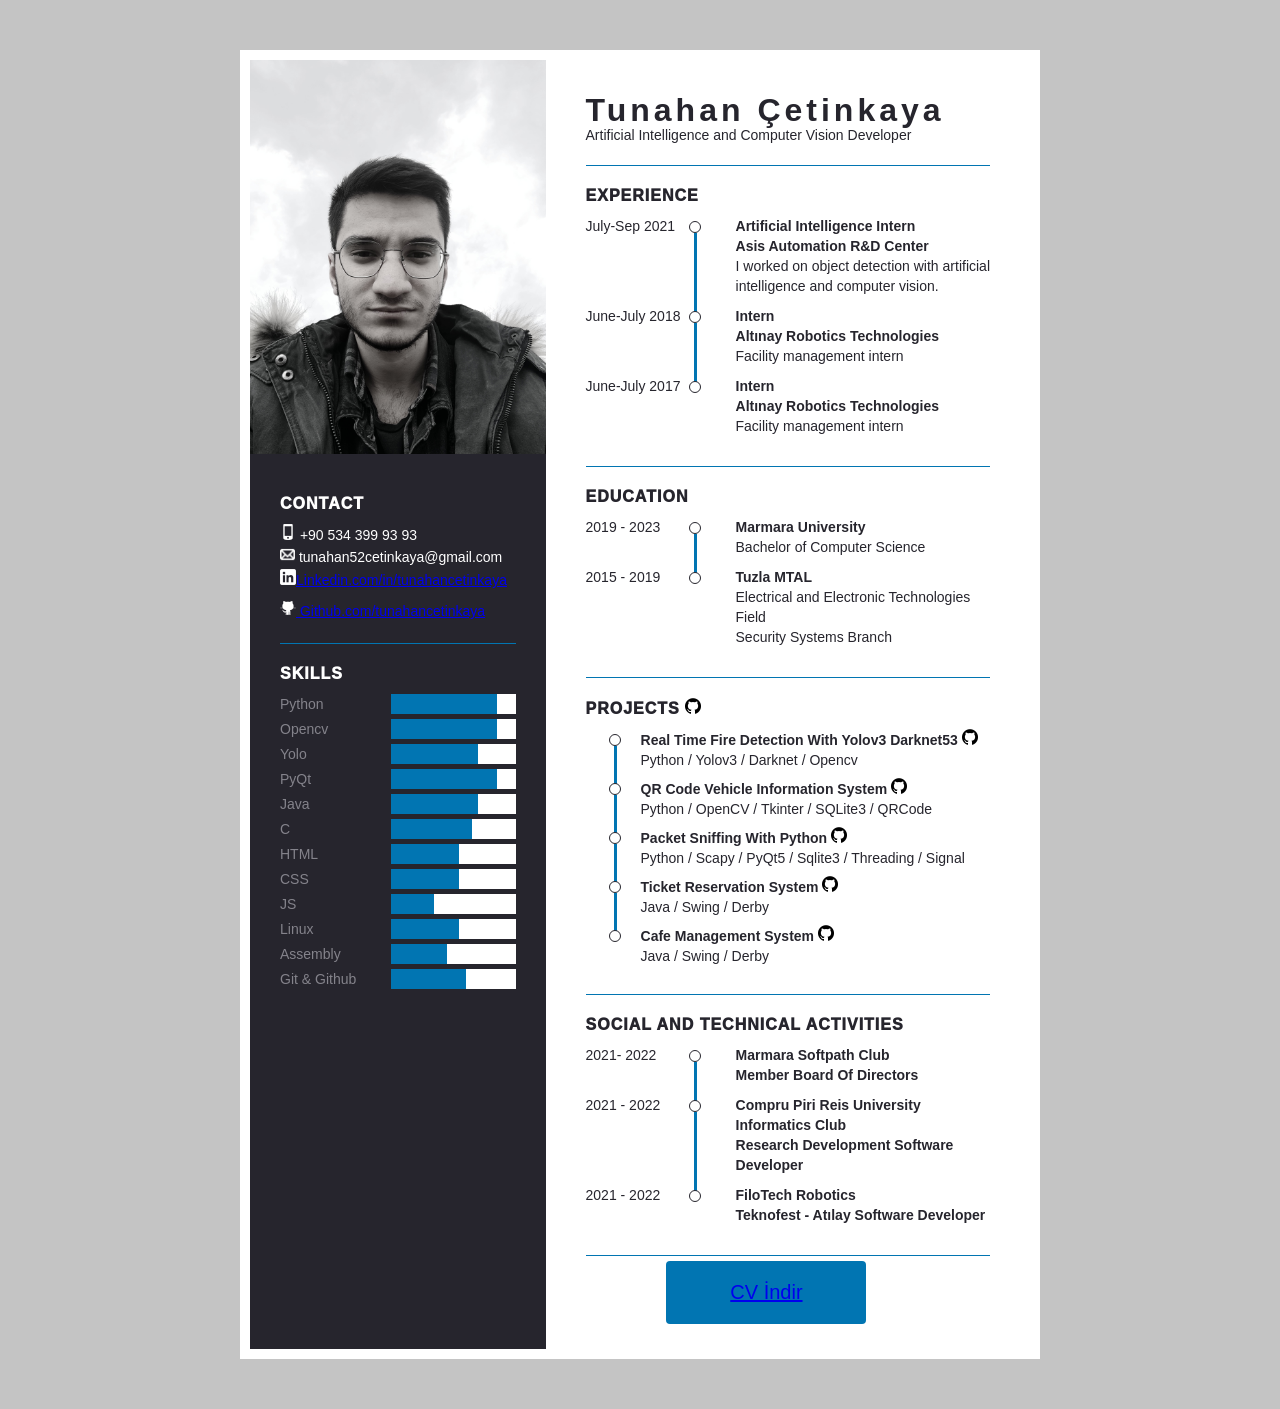
<file: index.html>
<!DOCTYPE html>
<html>
<head>
	<meta charset="utf-8">
	<title>Tunahan Çetinkaya</title>
	<meta name="viewport" content="width=device-width, initial-scale=1.0">
	<link rel="stylesheet" type="text/css" href="styles.css">
	<link rel="icon" type="image/png" href="logo.png">
</head>
<body>

<div class="resume_wrapper">
	<div class="resume_left">
		<div class="resume_image">
			<img src="pp.jpg" alt="Resume_image">
		</div>
		<div class="resume_bottom">
			<div class="resume_item resume_namerole">
				<div class="name">Tunahan Çetinkaya</div>
				<div class="role">Artificial Intelligence and Computer Vision Developer</div>
			</div>
			<div class="resume_item resume_contact">
				<div class="resume_title">Contact</div>
				<div class="resume_info">
					<div class="resume_subtitle"><img src="mobile.png" width="16" height="16"/> +90 534 399 93 93</div>
				</div>
				<div class="resume_info">
					<div class="resume_subtitle"> <img src="mail.png" width="15" height="15"/> tunahan52cetinkaya@gmail.com </div>
				</div>
				<div class="resume_info">
					<div class="resume_subtitle"><a href="https://tr.linkedin.com/in/tunahancetinkaya"> <img src="linkedin.png" width="16" height="16"/>Linkedin.com/in/tunahancetinkaya </a></div>
				</div>
				<div class="resume_info">
					<div class="resume_subtitle"><a href="https://www.github.com/tunahancetinkaya"> <img src="github2.png" width="16" height="16"/> Github.com/tunahancetinkaya </a></div>
				</div>
			</div>
			<div class="resume_item resume_skills">
				<div class="resume_title">Skills</div>
				<div class="resume_info">
					<div class="skills_list">
						<div class="skills_left">Python</div>
						<div class="skills_bar">
							<p>
								<span style="width: 85%"></span>
							</p>
						</div>
					</div>
					<div class="skills_list">
						<div class="skills_left">Opencv</div>
						<div class="skills_bar">
							<p>
								<span style="width: 85%"></span>
							</p>
						</div>
					</div>
					<div class="skills_list">
						<div class="skills_left">Yolo</div>
						<div class="skills_bar">
							<p>
								<span style="width: 70%"></span>
							</p>
						</div>
					</div>
					<div class="skills_list">
						<div class="skills_left">PyQt</div>
						<div class="skills_bar">
							<p>
								<span style="width: 85%"></span>
							</p>
						</div>
					</div>
					<div class="skills_list">
						<div class="skills_left">Java</div>
						<div class="skills_bar">
							<p>
								<span style="width: 70%"></span>
							</p>
						</div>
					</div>
					<div class="skills_list">
						<div class="skills_left">C</div>
						<div class="skills_bar">
							<p>
								<span style="width: 65%"></span>
							</p>
						</div>
					</div>
					<div class="skills_list">
						<div class="skills_left">HTML</div>
						<div class="skills_bar">
							<p>
								<span style="width: 55%"></span>
							</p>
						</div>
					</div>
					<div class="skills_list">
						<div class="skills_left">CSS</div>
						<div class="skills_bar">
							<p>
								<span style="width: 55%"></span>
							</p>
						</div>
					</div>
					<div class="skills_list">
						<div class="skills_left">JS</div>
						<div class="skills_bar">
							<p>
								<span style="width: 35%"></span>
							</p>
						</div>
					</div>
					<div class="skills_list">
						<div class="skills_left">Linux</div>
						<div class="skills_bar">
							<p>
								<span style="width: 55%"></span>
							</p>
						</div>
					</div>
					<div class="skills_list">
						<div class="skills_left">Assembly</div>
						<div class="skills_bar">
							<p>
								<span style="width: 45%"></span>
							</p>
						</div>
					</div>
					<div class="skills_list">
						<div class="skills_left">Git & Github</div>
						<div class="skills_bar">
							<p>
								<span style="width: 60%"></span>
							</p>
						</div>
					</div>
				</div>
			</div>
		</div>
	</div>
	<div class="resume_right">
		<div class="resume_item resume_namerole">
			<div class="name">Tunahan Çetinkaya</div>
			<div class="role">Artificial Intelligence and Computer Vision Developer</div>
		</div>
		<div class="resume_item resume_experience">
			<div class="resume_title">Experience</div>
			<div class="resume_info">
				<div class="resume_data">
					<div class="year"> July-Sep 2021</div>
					<div class="content">
						<div class="baslık">Artificial Intelligence Intern</div>
						<div class="altbaslık">Asis Automation R&D Center</div>
						<p>I worked on object detection with artificial intelligence and computer vision.</p>
					</div>
				</div>
				<div class="resume_data">
					<div class="year">June-July 2018</div>
					<div class="content">
						<div class="baslık">Intern</div>
						<div class="altbaslık">Altınay Robotics Technologies</div>
						<p>Facility management intern</p>
					</div>
				</div>
				<div class="resume_data">
					<div class="year">June-July 2017</div>
					<div class="content">
						<div class="baslık">Intern</div>
						<div class="altbaslık">Altınay Robotics Technologies</div>
						<p>Facility management intern</p>
					</div>
				</div>
			</div>

		</div>
		<div class="resume_item resume_education">
			<div class="resume_title">Education</div>
			<div class="resume_info">
				<div class="resume_data">
					<div class="year">2019 - 2023</div>
					<div class="content">
						<div class="baslık">Marmara University</div>
						<p>Bachelor of Computer Science</p>
					</div>
				</div>
				<div class="resume_data">
					<div class="year">2015 - 2019</div>
					<div class="content">
						<div class="baslık">Tuzla MTAL</div>
						<p>Electrical and Electronic Technologies Field</p>
						<p>Security Systems Branch</p>
					</div>
				</div>
			</div>
		</div>

		<div class="resume_item resume_experience">
			<div class="resume_title">Projects <a href="https://www.github.com/tunahancetinkaya"> <img src="github.png" width="16" height="16"/></a> </div>


			<div class="resume_info">

				<div class="resume_proje">
					<div class="year"></div>
					<div class="content">
						<div class="altbaslık">Real Time Fire Detection With Yolov3 Darknet53 <a href="https://github.com/tunahancetinkaya/Real-Time-Fire-Detection-with-YOLOv3-Darknet53"> <img src="github.png" width="16" height="16"/></a></div>
						<p>Python / Yolov3 / Darknet / Opencv </p>
					</div>
				</div>
				<div class="resume_proje">
					<div class="year"></div>
					<div class="content">
						<div class="altbaslık">QR Code Vehicle Information System <a href="https://github.com/tunahancetinkaya/QR-Code-Vehicle-Information-System"> <img src="github.png" width="16" height="16"/></a></div>
						<p>Python / OpenCV / Tkinter / SQLite3 / QRCode</p>
					</div>
				</div>
				<div class="resume_proje">
					<div class="year"></div>
					<div class="content">
						<div class="altbaslık">Packet Sniffing With Python <a href="https://github.com/tunahancetinkaya/Packet-Sniffing-with-Python"> <img src="github.png" width="16" height="16"/></a></div>
						<p>Python / Scapy / PyQt5 / Sqlite3 / Threading / Signal</p>
					</div>
				</div>
				<div class="resume_proje">
					<div class="year"></div>
					<div class="content">
						<div class="altbaslık">Ticket Reservation System <a href="https://github.com/tunahancetinkaya/Ticket-Reservation-System"> <img src="github.png" width="16" height="16"/></a></div>
						<p>Java / Swing / Derby</p>
					</div>
				</div>
				<div class="resume_proje">
					<div class="year"></div>
					<div class="content">
						<div class="altbaslık">Cafe Management System <a href="https://github.com/tunahancetinkaya/Cafe-Management-System"> <img src="github.png" width="16" height="16"/></a></div>
						<p>Java / Swing / Derby</p>
					</div>

				</div>
			</div>
		</div>

		<div class="resume_item resume_experience">
			<div class="resume_title">Social and Technical Activities</div>
			<div class="resume_info">
				<div class="resume_data">
					<div class="year">2021- 2022</div>
					<div class="content">
						<div class="baslık">Marmara Softpath Club</div>
						<div class="altbaslık">Member Board Of Directors</div>
					</div>
				</div>
				<div class="resume_data">
					<div class="year">2021 - 2022</div>
					<div class="content">
						<div class="baslık">Compru Piri Reis University Informatics Club</div>
						<div class="altbaslık">Research Development Software Developer</div>
					</div>
				</div>
				<div class="resume_data">
					<div class="year">2021 - 2022</div>
					<div class="content">
						<div class="baslık">FiloTech Robotics</div>
						<div class="altbaslık">Teknofest - Atılay Software Developer</div>
					</div>
				</div>
			</div>
		</div>
		<button class="button" style="vertical-align:middle">
			<span><a href="cv.pdf " download> CV İndir </a></span></button>

	</div>
</div>


</body>
</html>
</file>
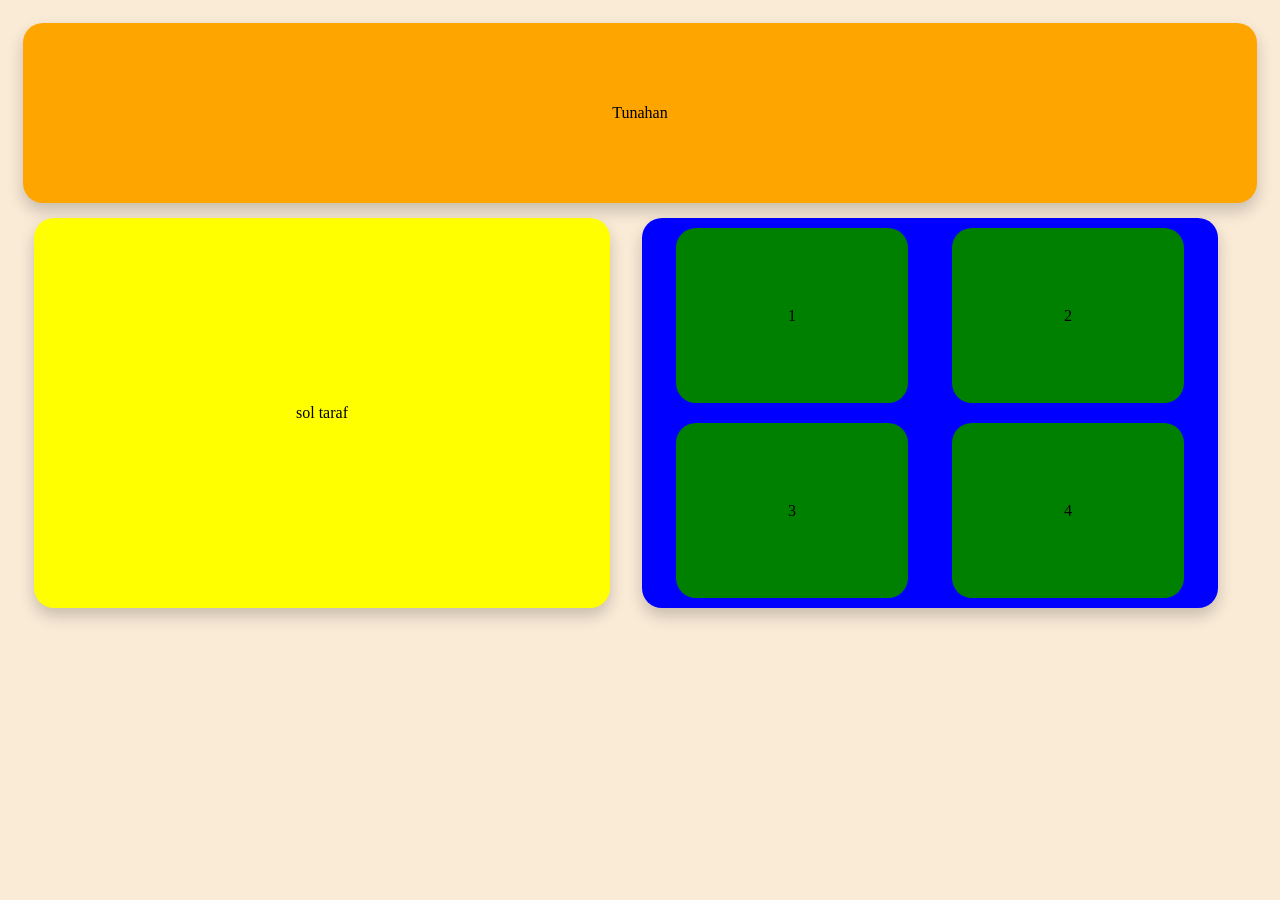
<file: lab1/index.html>
<!DOCTYPE html>
<html>
<head>
  <meta charset="utf-8">
  <meta name="viewport" content="width=device-width">
  <link rel="stylesheet" href="main.css">
  <title>JS Bin</title>
</head>
<body>
    <div class="bar">Tunahan</div>
<div class="container">


<div class="left">sol taraf</div>

<div class="right">
    <div class="miniblock c1">1</div>
    <div class="miniblock c2">2</div>
    <div class="miniblock c3">3</div>
    <div class="miniblock c4">4</div>
</div>

</div>

</body>
</html>
</file>
<file: styles.css>
*{
	margin: 0;
	padding: 0;
	list-style: none;
	box-sizing: border-box;
	font-family: 'Roboto', sans-serif;
}

body{
	background: #c4c4c4;
	font-size: 14px;
	line-height: 20px;
}

.baslık{
	color: #26252d;
	font-weight: 800;

}

.button {
	display: inline-block;
	border-radius: 4px;
	background-color: #0175b2;
	border: none;
	color: #FFFFFF;
	text-align: center;
	font-size: 20px;
	padding: 20px;
	width: 200px;
	transition: all 0.5s;
	cursor: pointer;
	margin: 5px;
	margin-left: 20%;
	margin-right: 20%;
}

.button span {
	cursor: pointer;
	display: inline-block;
	position: relative;
	transition: 0.5s;
}

.button span:after {
	content: '\00bb';
	position: absolute;
	opacity: 0;
	top: 0;
	right: -20px;
	transition: 0.5s;
}

.button:hover span {
	padding-right: 25px;
}

.button:hover span:after {
	opacity: 2;
	right: 0;
}

.altbaslık{
	color: #26252d;
	font-weight: 600;
}
.altbaslıkk{
	color: #ffffff;
	font-size: 12px;
	font-weight: 600;
}
.resume_wrapper{
	display: flex;
	width: 800px;
	margin: 50px auto;
	background: #fff;
	padding: 10px;
}

.resume_wrapper .resume_left{
	width: 40%;
	background: #26252d;
}

.resume_wrapper .resume_left .resume_image{
	width: 100%;
}

.resume_wrapper .resume_left .resume_image img{
	width: 100%;
	display: block;
}

.resume_wrapper .resume_title{
	color: #fff;
	text-transform: uppercase;
	font-weight: 1000;
	font-size: 16px;
	margin-bottom: 10px;
	letter-spacing: 1px;
}

.resume_wrapper .resume_left .resume_info{
	color: #84838b;
}

.resume_wrapper .resume_left .resume_bottom{
	padding: 20px 30px;
}

.resume_wrapper .resume_item{
	padding: 20px 0;
	border-bottom: 1px solid #0175b2;
}

.resume_wrapper  .resume_item:last-child{
	border-bottom: 0;
}

.resume_wrapper .resume_space{
	padding: 8px 0;

}


.resume_wrapper .resume_left .resume_namerole{
	display: none;
}

.resume_wrapper .resume_namerole .name{
	font-size: 20px;
	color: #fff;
	font-weight: 700;
	margin-bottom: 5px;
	letter-spacing: 4px;
}

.resume_wrapper .resume_left .resume_namerole .role{
	color: #84838b;
}

.resume_wrapper .resume_left .resume_contact .resume_info:last-child{
	 margin-top: 10px;
}

.resume_wrapper .resume_left .resume_contact .resume_subtitle{
	color: #fff;
	margin-bottom: 2px;
}

.resume_wrapper .resume_left .resume_skills .skills_list{
	display: flex;
	justify-content: space-between;
	margin-bottom: 5px;
}

.resume_wrapper .resume_left .resume_skills .skills_list .skills_bar p{
	position: relative;
	width: 125px;
    height: 20px;
    background: #ffffff;
}

.resume_wrapper .resume_left .resume_skills .skills_list .skills_bar p span{	
	position: absolute;
	top: 0;
	left: 0;
	background: #0175b2;
	width: 100%;
	height: 100%;
}

.resume_wrapper .resume_right{
	width: 65%;
	padding: 20px 40px;
	color: #26252d;
}

.resume_wrapper .resume_right .resume_namerole .name{
	color: #26252d;
	font-size: 32px;
}

.resume_wrapper .resume_right .resume_namerole .role{
	font-size: 14px;
}

.resume_wrapper .resume_right .resume_item .resume_title{
	color: #26252d;
}

.resume_wrapper .resume_right .resume_data{
	display: flex;
}

.resume_wrapper .resume_right .resume_data .year{
	padding-right:10px;
	width: 115px;
	position: relative;
}

.resume_wrapper .resume_right .resume_proje{
	display: flex;
}

.resume_wrapper .resume_right .resume_proje .year{
	padding-right:35px;
	width: 15px;
	position: relative;
}
.resume_wrapper .resume_right .resume_proje .content{
	padding-left: 20px;
	margin-bottom: 8px;
	width: calc(100% - 15px);
}

.resume_wrapper .resume_right .resume_data .content{
	padding-left: 35px;
	margin-bottom: 10px;
	width: calc(100% - 115px);
}
.resume_wrapper .resume_right .resume_proje .year:before{
	content: "";
	position: absolute;
	top: 5px;
	right: 0;
	width: 10px;
	height: 10px;
	background: #fff;
	border: 1px solid #26252d;
	border-radius: 50%;
}

.resume_wrapper .resume_right .resume_data .year:before{
	content: "";
	position: absolute;
	top: 5px;
	right: 0;
	width: 10px;
	height: 10px;
	background: #fff;
	border: 1px solid #26252d;
	border-radius: 50%;
}
.resume_wrapper .resume_right .resume_proje .year:after{
	content: "";
	position: absolute;
	top: 17px;
	right: 4px;
	width: 3px;
	height: 90%;
	background: #0175b2;
}

.resume_wrapper .resume_right .resume_data .year:after{
	content: "";
    position: absolute;
    top: 17px;
    right: 4px;
    width: 3px;
    height: 90%;
    background: #0175b2;
}

.resume_wrapper .resume_right .resume_data:last-child .year:after{
	display: none;
}
.resume_wrapper .resume_right .resume_proje:last-child .year:after{
	display: none;
}

.resume_wrapper .resume_right .resmue_interests .resume_info{
	display: flex;
	justify-content: space-between;
	text-align: center;
}

.resume_wrapper .resume_right .resmue_interests .interests .int_icon{
	font-size: 38px;
	color: #0175b2;
	margin-bottom: 10px;
}


@media screen and (max-width: 800px){
	.resume_wrapper .resume_right .resume_namerole{
		display: none;
	}
	.resume_wrapper .resume_left .resume_namerole{
		display: block;
	}
	.resume_wrapper{
		width: 95%;
		margin: 10px auto;
		flex-direction: column;
	}
	.resume_wrapper .resume_left,
	.resume_wrapper .resume_right{
		width: 100%;
	}
}

@media screen and (max-width: 424px){
	.resume_wrapper .resume_right{
		padding: 20px 30px;
	}
	.resume_wrapper .resume_right .resume_data{
		flex-direction: column;
	}
	.resume_wrapper .resume_right .resume_data .year{
		padding: 0;
		margin-bottom: 5px;
		width: 100%;
		color: #0175b2;
	}
	.resume_wrapper .resume_right .resume_data .year:before,
	.resume_wrapper .resume_right .resume_data .year:after{
		display: none;
	}
	.resume_wrapper .resume_right .resume_data .content{
		width: 100%;
		padding: 0;
	}
	.resume_wrapper .resume_right .resmue_interests .interests .int_icon{
		font-size: 24px;
	}
}
</file>
<file: lab1/main.css>
body{
    padding: 10px;
    background-color: antiquewhite;
    
}
.bar{
    background-color: orange;
    display: flex;
    
    border-radius: 20px;
    margin: 5px;
    height: 20vh;
    justify-content: center;
    align-items: center;
    box-shadow: 0 8px 16px 0 rgba(0,0,0,0.2);
    }
.container{
    display: flex;
    width: 95vw;
    border-radius: 20px;
    justify-content:space-around;
    
    
}

.left{
    background-color: yellow;
    border-radius: 20px;
    display: flex;
    justify-content: center;
    align-items: center;
    box-shadow: 0 8px 16px 0 rgba(0,0,0,0.2);
margin: 10px;
width: 45vw;


}
.right{
    background-color: blue;
    border-radius: 20px;
    display: flex;
    flex-wrap: wrap;
    justify-content: space-evenly;
    
    box-shadow: 0 8px 16px 0 rgba(0,0,0,0.2);
margin: 10px;
width: 45vw;
}
.miniblock{
    border-radius: 20px;
background-color: green;

margin: 10px;
padding: 20px;
width: 15vw;
height: 15vh;
justify-content: center;
align-items: center;
display: flex   ;
</file>
